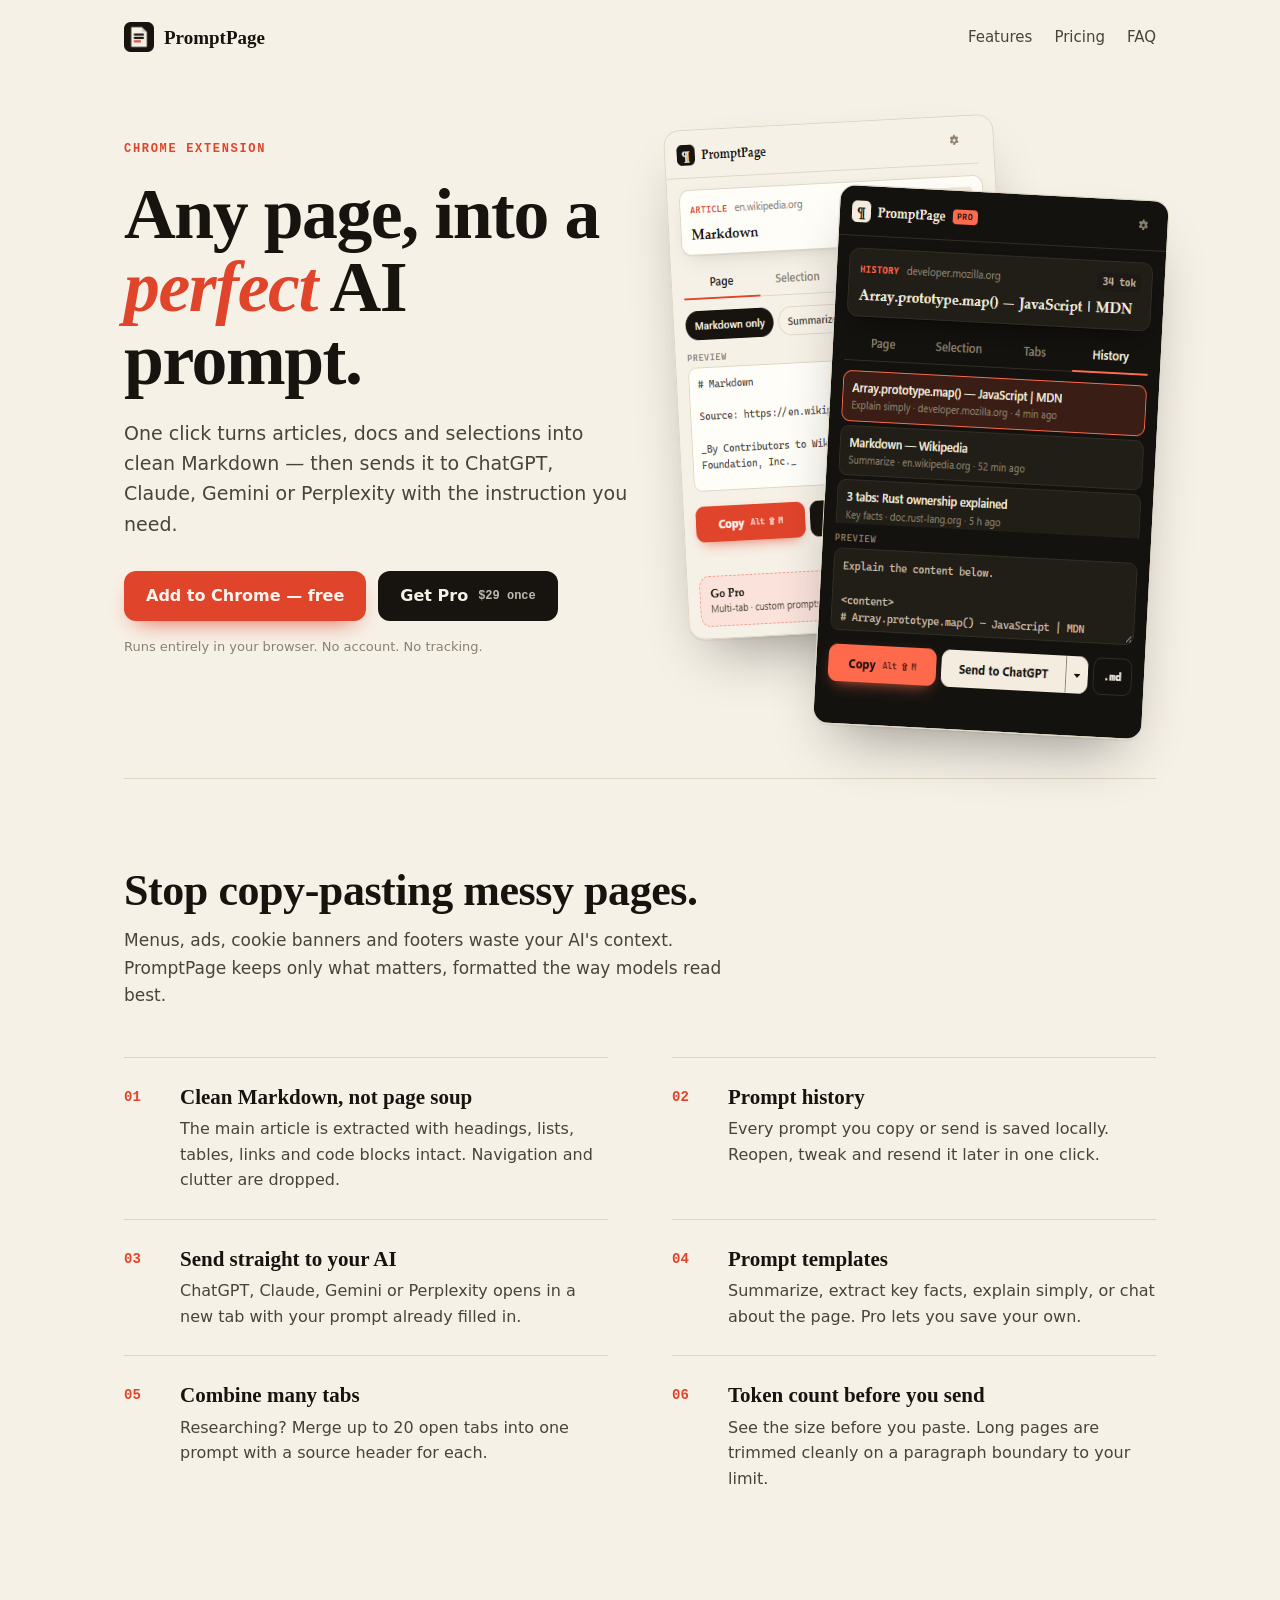
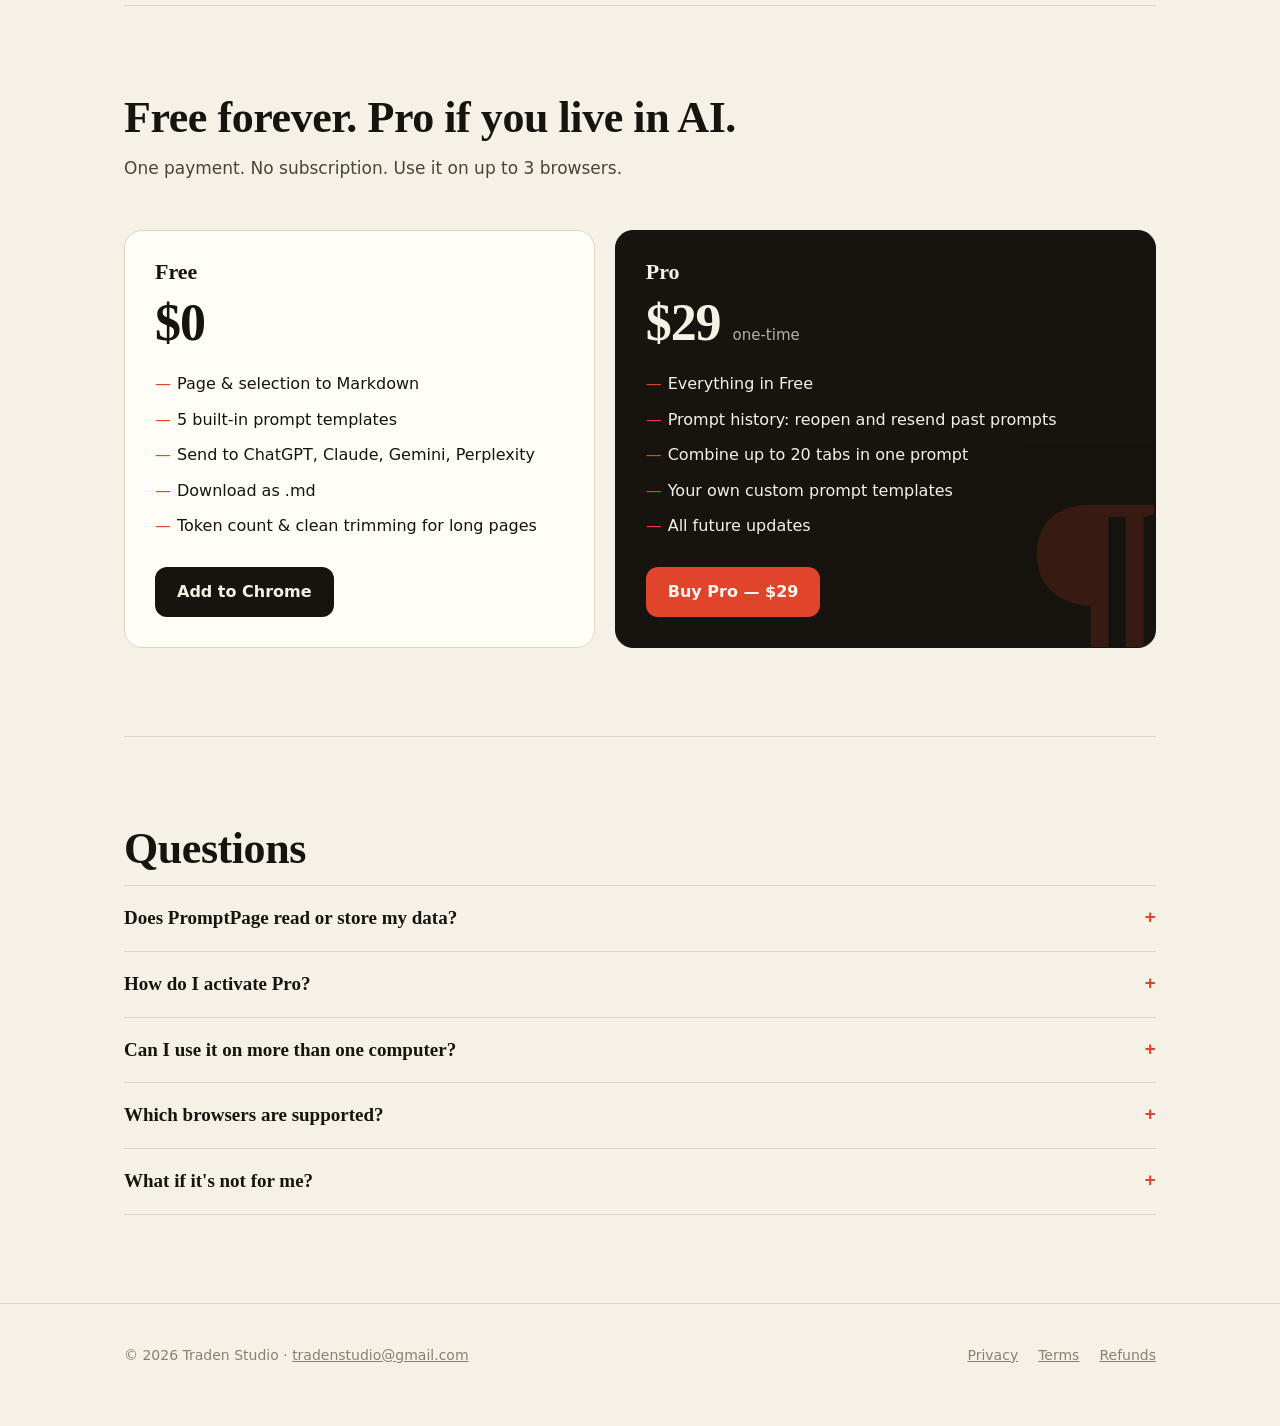
<file: index.html>
<!doctype html>
<html lang="en">
<head>
  <meta charset="utf-8" />
  <meta name="viewport" content="width=device-width, initial-scale=1" />
  <meta name="color-scheme" content="light dark" />
  <title>PromptPage — Any page to a perfect AI prompt</title>
  <meta name="description" content="Chrome extension that turns any web page or selection into clean Markdown and ready-to-send prompts for ChatGPT, Claude, Gemini and Perplexity." />
  <link rel="icon" href="img/icon.png" />
  <link rel="stylesheet" href="style.css" />
</head>
<body>
  <div class="wrap">
    <header class="nav">
      <a class="brand" href="./"><img src="img/icon.png" alt="" width="30" height="30" />PromptPage</a>
      <nav class="nav-links" aria-label="Main">
        <a href="#features">Features</a>
        <a href="#pricing">Pricing</a>
        <a href="#faq">FAQ</a>
      </nav>
    </header>

    <main>
      <section class="hero" aria-labelledby="hero-title">
        <div>
          <span class="eyebrow">Chrome extension</span>
          <h1 id="hero-title">Any page, into a <em>perfect</em> AI prompt.</h1>
          <p class="lead">One click turns articles, docs and selections into clean Markdown — then sends it to ChatGPT, Claude, Gemini or Perplexity with the instruction you need.</p>
          <div class="cta">
            <a class="btn btn-primary" href="https://chromewebstore.google.com/detail/ofcmedgjfblaailbdbaecojffeefeoff">Add to Chrome — free</a>
            <a class="btn btn-dark" href="#pricing">Get Pro <small>$29 once</small></a>
          </div>
          <p class="fine">Runs entirely in your browser. No account. No tracking.</p>
        </div>
        <div class="stage" aria-hidden="true">
          <img class="shot shot-a" src="img/popup-article.png" alt="" width="400" height="510" />
          <img class="shot shot-b" src="img/popup-history.png" alt="" width="400" height="540" />
        </div>
      </section>

      <section class="band" id="features" aria-labelledby="features-title">
        <h2 class="section" id="features-title">Stop copy-pasting messy pages.</h2>
        <p class="section-lead">Menus, ads, cookie banners and footers waste your AI's context. PromptPage keeps only what matters, formatted the way models read best.</p>
        <ol class="steps">
          <li><div><h3>Clean Markdown, not page soup</h3><p>The main article is extracted with headings, lists, tables, links and code blocks intact. Navigation and clutter are dropped.</p></div></li>
          <li><div><h3>Prompt history</h3><p>Every prompt you copy or send is saved locally. Reopen, tweak and resend it later in one click.</p></div></li>
          <li><div><h3>Send straight to your AI</h3><p>ChatGPT, Claude, Gemini or Perplexity opens in a new tab with your prompt already filled in.</p></div></li>
          <li><div><h3>Prompt templates</h3><p>Summarize, extract key facts, explain simply, or chat about the page. Pro lets you save your own.</p></div></li>
          <li><div><h3>Combine many tabs</h3><p>Researching? Merge up to 20 open tabs into one prompt with a source header for each.</p></div></li>
          <li><div><h3>Token count before you send</h3><p>See the size before you paste. Long pages are trimmed cleanly on a paragraph boundary to your limit.</p></div></li>
        </ol>
      </section>

      <section class="band" id="pricing" aria-labelledby="pricing-title">
        <h2 class="section" id="pricing-title">Free forever. Pro if you live in AI.</h2>
        <p class="section-lead">One payment. No subscription. Use it on up to 3 browsers.</p>
        <div class="pricing">
          <div class="plan">
            <h3>Free</h3>
            <div class="price">$0</div>
            <ul>
              <li>Page &amp; selection to Markdown</li>
              <li>5 built-in prompt templates</li>
              <li>Send to ChatGPT, Claude, Gemini, Perplexity</li>
              <li>Download as .md</li>
              <li>Token count &amp; clean trimming for long pages</li>
            </ul>
            <a class="btn btn-dark" href="https://chromewebstore.google.com/detail/ofcmedgjfblaailbdbaecojffeefeoff">Add to Chrome</a>
          </div>
          <div class="plan pro">
            <h3>Pro</h3>
            <div class="price">$29 <small>one-time</small></div>
            <ul>
              <li>Everything in Free</li>
              <li>Prompt history: reopen and resend past prompts</li>
              <li>Combine up to 20 tabs in one prompt</li>
              <li>Your own custom prompt templates</li>
              <li>All future updates</li>
            </ul>
            <a class="btn btn-primary" href="https://buy.polar.sh/polar_cl_bDdGOoIZVV2AM3ARBBVZTVU8bmjyTRVB1D4Il4blD40">Buy Pro — $29</a>
          </div>
        </div>
      </section>

      <section class="band faq" id="faq" aria-labelledby="faq-title">
        <h2 class="section" id="faq-title">Questions</h2>
        <details><summary>Does PromptPage read or store my data?</summary><p>No. Pages are converted inside your browser. Nothing is sent to us — we have no servers. The only network request is validating your Pro license key with our payment provider.</p></details>
        <details><summary>How do I activate Pro?</summary><p>After checkout you receive a license key by email. Open PromptPage's settings, paste the key, click Activate. Done.</p></details>
        <details><summary>Can I use it on more than one computer?</summary><p>Yes, one license works on up to 3 browsers. You can move it from the settings page at any time.</p></details>
        <details><summary>Which browsers are supported?</summary><p>Chrome, Edge, Brave, Arc, Opera and other Chromium browsers (version 116 or newer).</p></details>
        <details><summary>What if it's not for me?</summary><p>Request a refund within 14 days of purchase, no questions asked. See the <a href="refund.html">refund policy</a>.</p></details>
      </section>
    </main>
  </div>

  <footer>
    <div class="wrap">
      <span>© 2026 Traden Studio · <a href="mailto:tradenstudio@gmail.com">tradenstudio@gmail.com</a></span>
      <nav aria-label="Legal">
        <a href="privacy.html">Privacy</a>
        <a href="terms.html">Terms</a>
        <a href="refund.html">Refunds</a>
      </nav>
    </div>
  </footer>
</body>
</html>
</file>
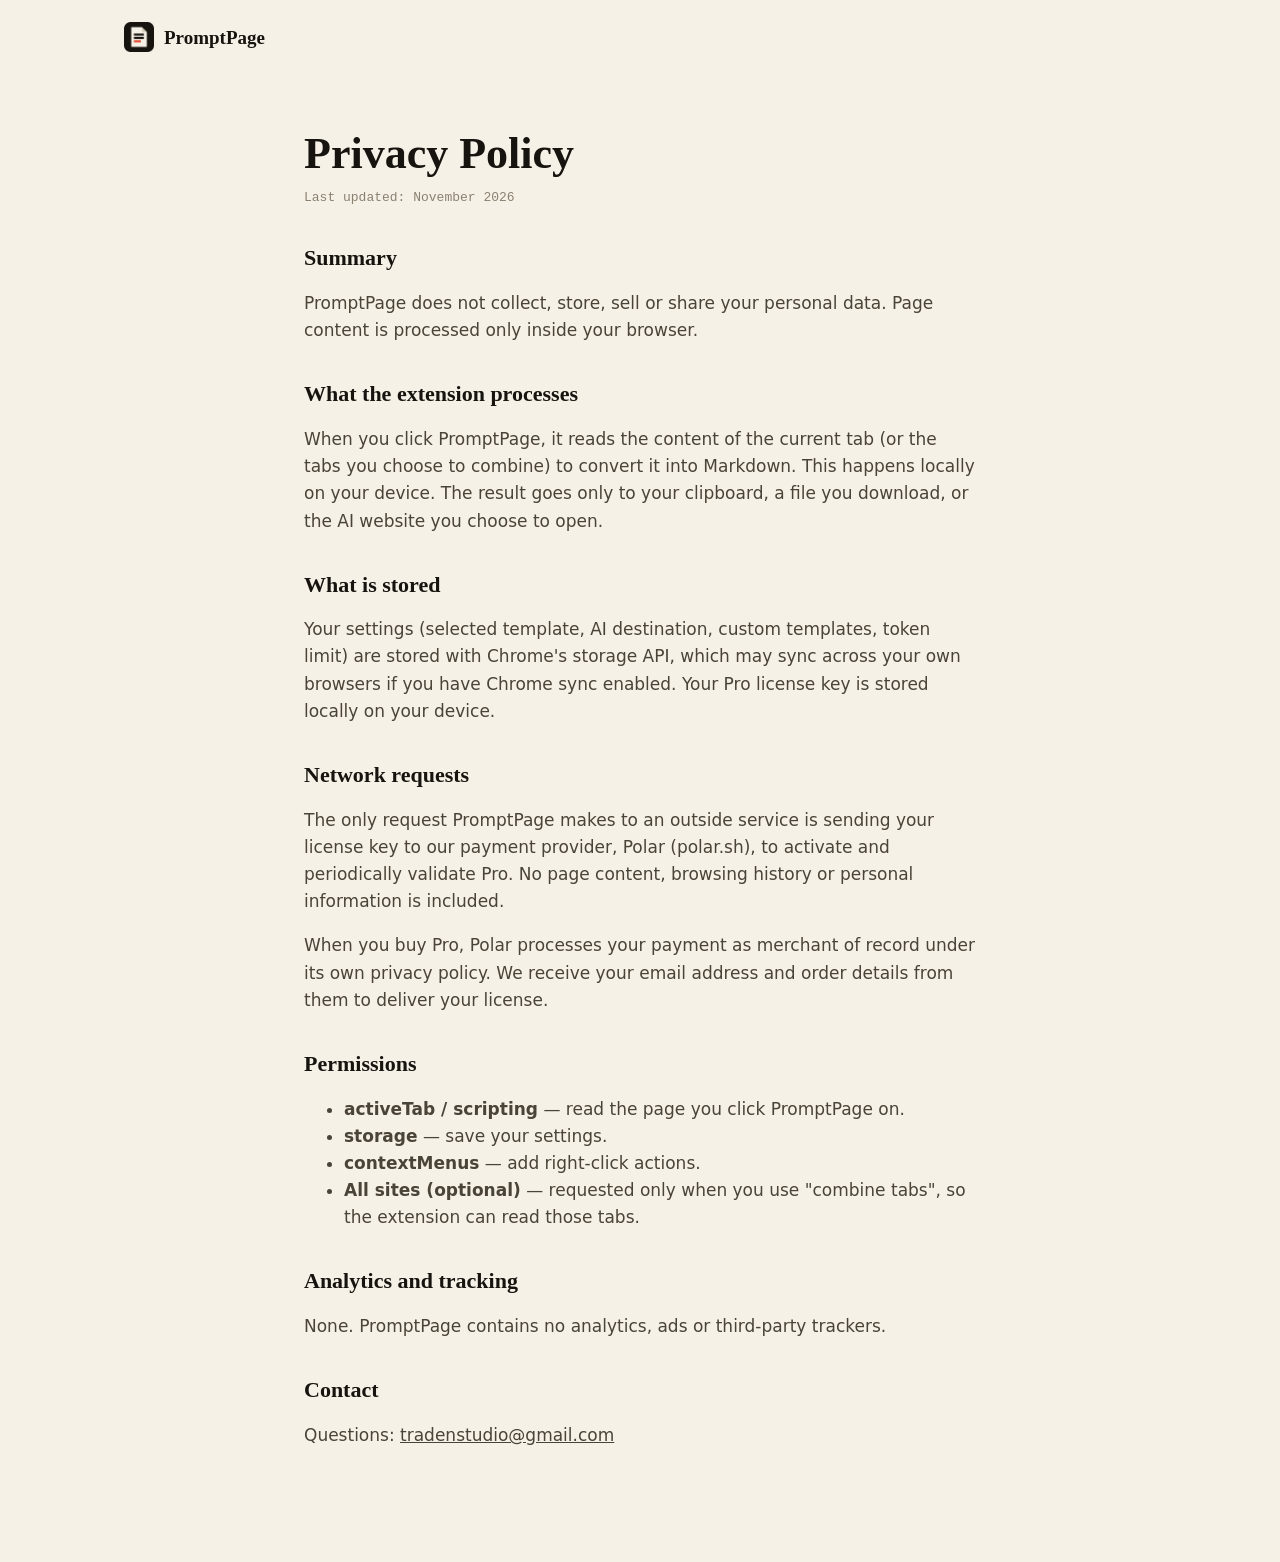
<file: privacy.html>
<!doctype html>
<html lang="en">
<head>
  <meta charset="utf-8" />
  <meta name="viewport" content="width=device-width, initial-scale=1" />
  <meta name="color-scheme" content="light dark" />
  <title>Privacy Policy — PromptPage</title>
  <link rel="icon" href="img/icon.png" />
  <link rel="stylesheet" href="style.css" />
</head>
<body>
  <div class="wrap"><header class="nav"><a class="brand" href="./"><img src="img/icon.png" alt="" width="30" height="30" />PromptPage</a></header></div>
  <main class="legal">
    <h1>Privacy Policy</h1>
    <p class="updated">Last updated: November 2026</p>

    <h2>Summary</h2>
    <p>PromptPage does not collect, store, sell or share your personal data. Page content is processed only inside your browser.</p>

    <h2>What the extension processes</h2>
    <p>When you click PromptPage, it reads the content of the current tab (or the tabs you choose to combine) to convert it into Markdown. This happens locally on your device. The result goes only to your clipboard, a file you download, or the AI website you choose to open.</p>

    <h2>What is stored</h2>
    <p>Your settings (selected template, AI destination, custom templates, token limit) are stored with Chrome's storage API, which may sync across your own browsers if you have Chrome sync enabled. Your Pro license key is stored locally on your device.</p>

    <h2>Network requests</h2>
    <p>The only request PromptPage makes to an outside service is sending your license key to our payment provider, Polar (polar.sh), to activate and periodically validate Pro. No page content, browsing history or personal information is included.</p>
    <p>When you buy Pro, Polar processes your payment as merchant of record under its own privacy policy. We receive your email address and order details from them to deliver your license.</p>

    <h2>Permissions</h2>
    <ul>
      <li><strong>activeTab / scripting</strong> — read the page you click PromptPage on.</li>
      <li><strong>storage</strong> — save your settings.</li>
      <li><strong>contextMenus</strong> — add right-click actions.</li>
      <li><strong>All sites (optional)</strong> — requested only when you use "combine tabs", so the extension can read those tabs.</li>
    </ul>

    <h2>Analytics and tracking</h2>
    <p>None. PromptPage contains no analytics, ads or third-party trackers.</p>

    <h2>Contact</h2>
    <p>Questions: <a href="mailto:tradenstudio@gmail.com">tradenstudio@gmail.com</a></p>
  </main>
</body>
</html>
</file>
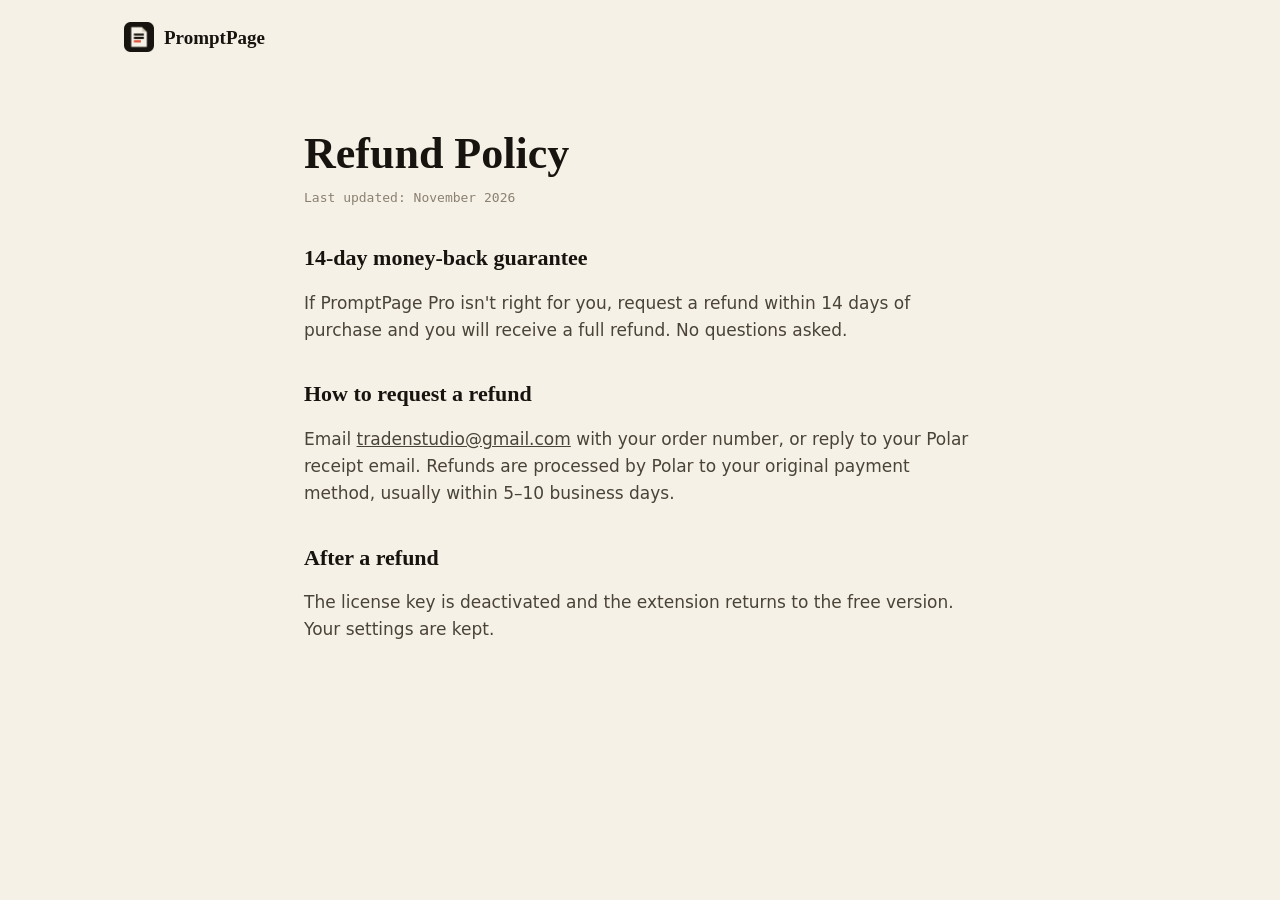
<file: refund.html>
<!doctype html>
<html lang="en">
<head>
  <meta charset="utf-8" />
  <meta name="viewport" content="width=device-width, initial-scale=1" />
  <meta name="color-scheme" content="light dark" />
  <title>Refund Policy — PromptPage</title>
  <link rel="icon" href="img/icon.png" />
  <link rel="stylesheet" href="style.css" />
</head>
<body>
  <div class="wrap"><header class="nav"><a class="brand" href="./"><img src="img/icon.png" alt="" width="30" height="30" />PromptPage</a></header></div>
  <main class="legal">
    <h1>Refund Policy</h1>
    <p class="updated">Last updated: November 2026</p>

    <h2>14-day money-back guarantee</h2>
    <p>If PromptPage Pro isn't right for you, request a refund within 14 days of purchase and you will receive a full refund. No questions asked.</p>

    <h2>How to request a refund</h2>
    <p>Email <a href="mailto:tradenstudio@gmail.com">tradenstudio@gmail.com</a> with your order number, or reply to your Polar receipt email. Refunds are processed by Polar to your original payment method, usually within 5–10 business days.</p>

    <h2>After a refund</h2>
    <p>The license key is deactivated and the extension returns to the free version. Your settings are kept.</p>
  </main>
</body>
</html>
</file>
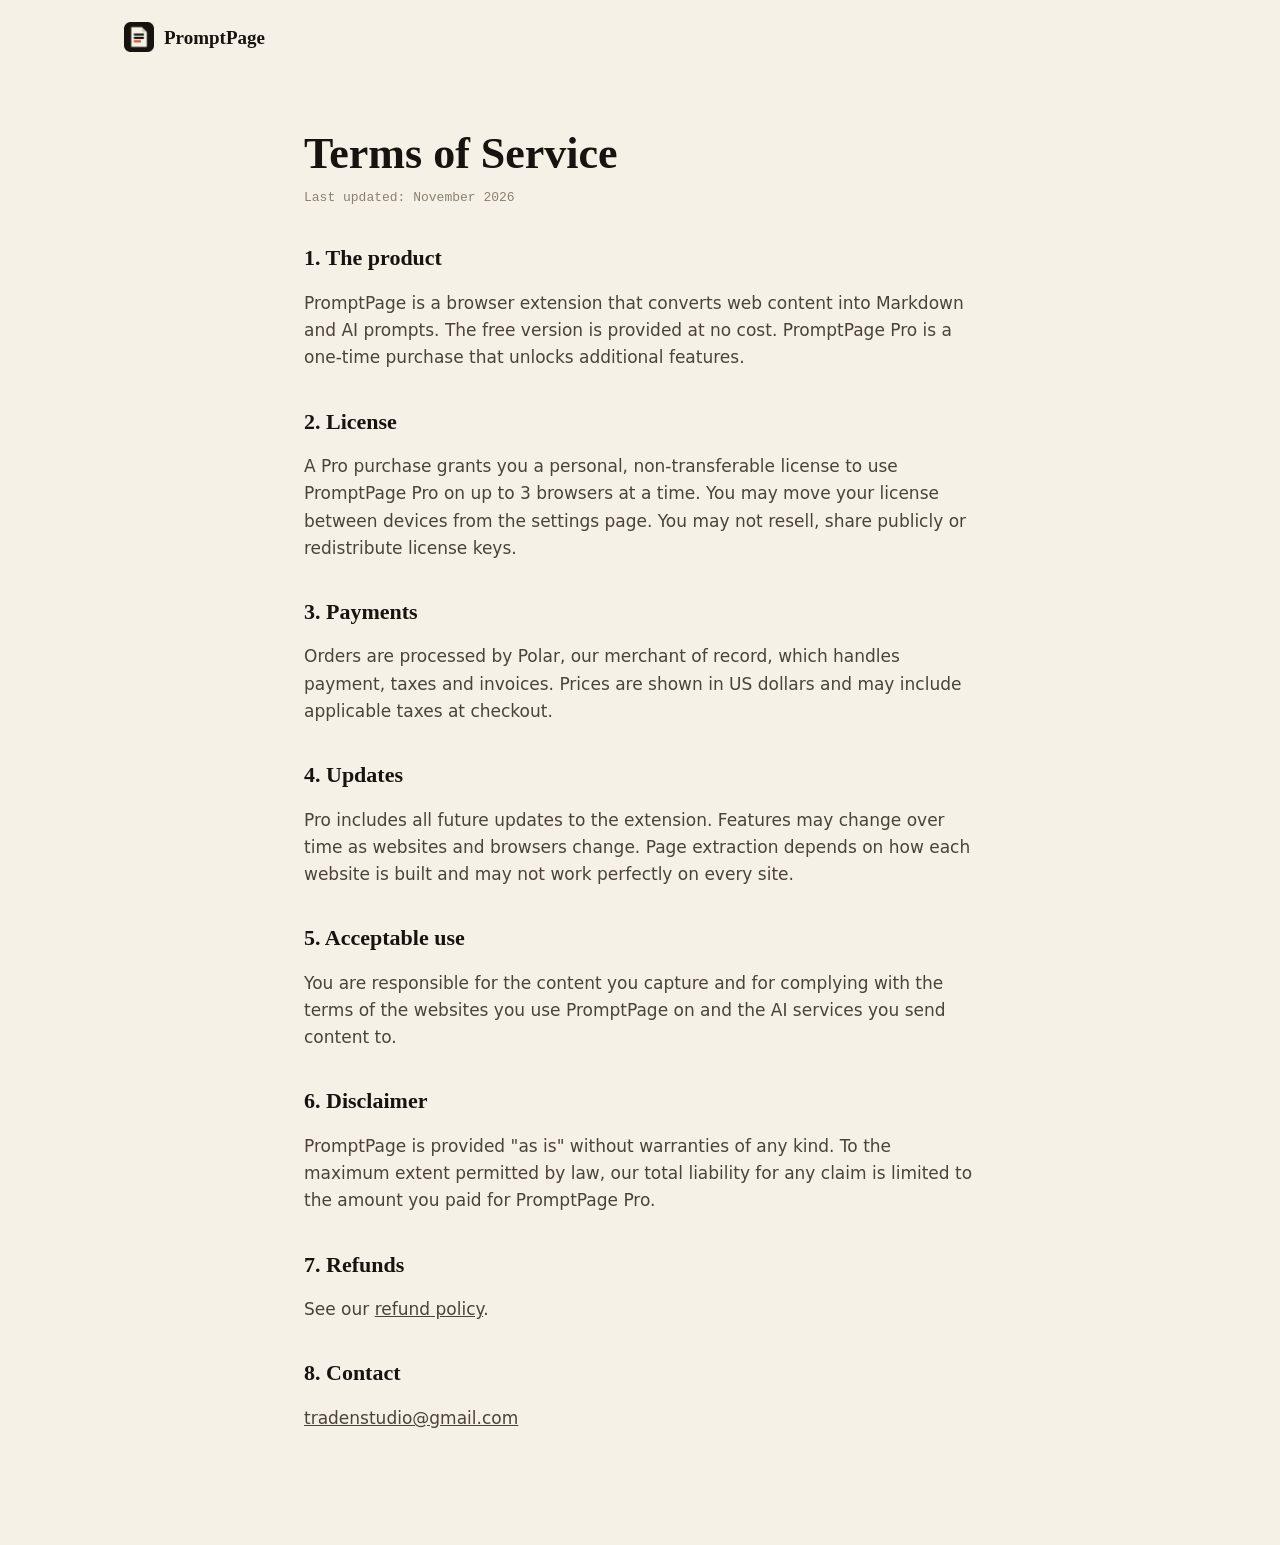
<file: terms.html>
<!doctype html>
<html lang="en">
<head>
  <meta charset="utf-8" />
  <meta name="viewport" content="width=device-width, initial-scale=1" />
  <meta name="color-scheme" content="light dark" />
  <title>Terms of Service — PromptPage</title>
  <link rel="icon" href="img/icon.png" />
  <link rel="stylesheet" href="style.css" />
</head>
<body>
  <div class="wrap"><header class="nav"><a class="brand" href="./"><img src="img/icon.png" alt="" width="30" height="30" />PromptPage</a></header></div>
  <main class="legal">
    <h1>Terms of Service</h1>
    <p class="updated">Last updated: November 2026</p>

    <h2>1. The product</h2>
    <p>PromptPage is a browser extension that converts web content into Markdown and AI prompts. The free version is provided at no cost. PromptPage Pro is a one-time purchase that unlocks additional features.</p>

    <h2>2. License</h2>
    <p>A Pro purchase grants you a personal, non-transferable license to use PromptPage Pro on up to 3 browsers at a time. You may move your license between devices from the settings page. You may not resell, share publicly or redistribute license keys.</p>

    <h2>3. Payments</h2>
    <p>Orders are processed by Polar, our merchant of record, which handles payment, taxes and invoices. Prices are shown in US dollars and may include applicable taxes at checkout.</p>

    <h2>4. Updates</h2>
    <p>Pro includes all future updates to the extension. Features may change over time as websites and browsers change. Page extraction depends on how each website is built and may not work perfectly on every site.</p>

    <h2>5. Acceptable use</h2>
    <p>You are responsible for the content you capture and for complying with the terms of the websites you use PromptPage on and the AI services you send content to.</p>

    <h2>6. Disclaimer</h2>
    <p>PromptPage is provided "as is" without warranties of any kind. To the maximum extent permitted by law, our total liability for any claim is limited to the amount you paid for PromptPage Pro.</p>

    <h2>7. Refunds</h2>
    <p>See our <a href="refund.html">refund policy</a>.</p>

    <h2>8. Contact</h2>
    <p><a href="mailto:tradenstudio@gmail.com">tradenstudio@gmail.com</a></p>
  </main>
</body>
</html>
</file>
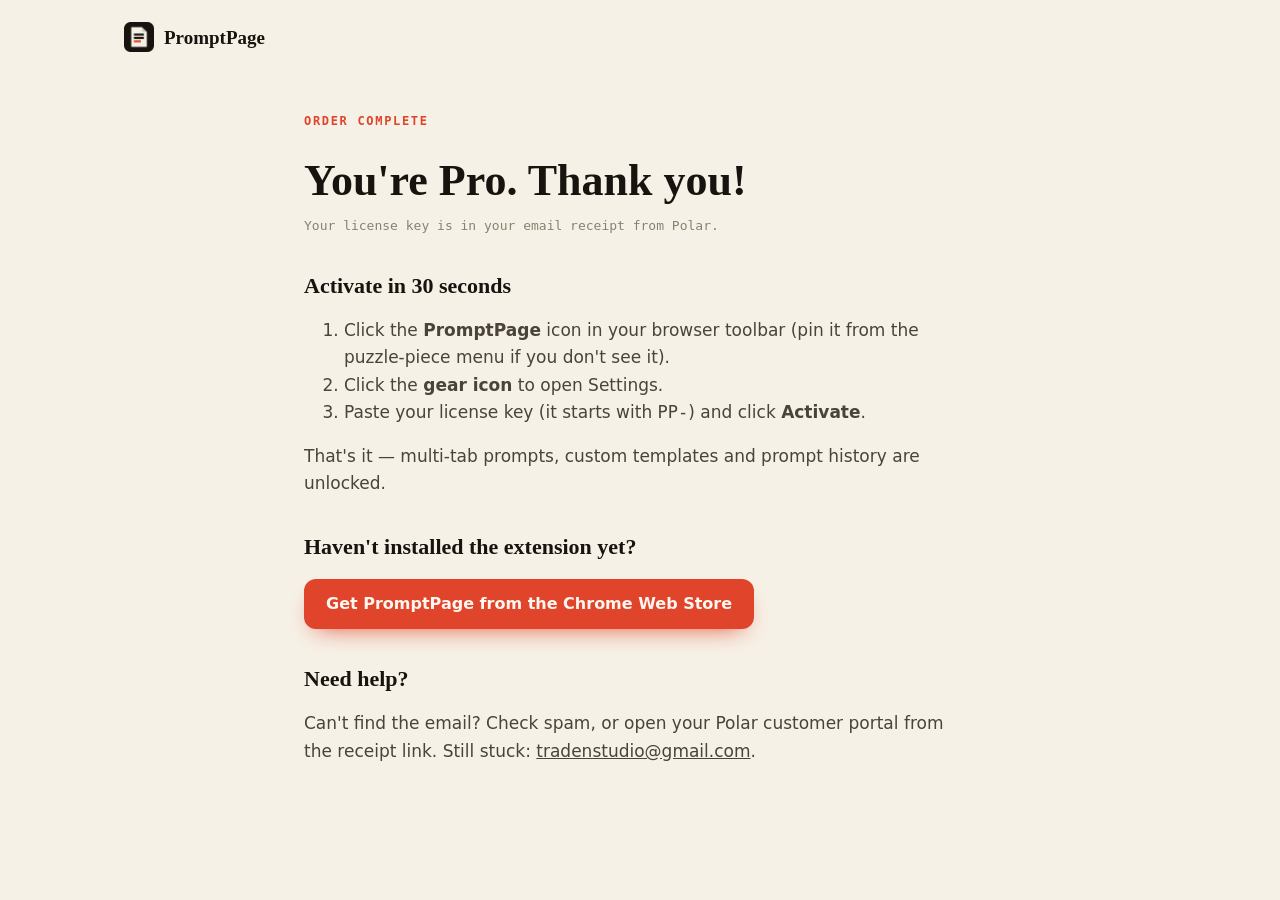
<file: thanks.html>
<!doctype html>
<html lang="en">
<head>
  <meta charset="utf-8" />
  <meta name="viewport" content="width=device-width, initial-scale=1" />
  <meta name="color-scheme" content="light dark" />
  <meta name="robots" content="noindex" />
  <title>Thank you — PromptPage Pro</title>
  <link rel="icon" href="img/icon.png" />
  <link rel="stylesheet" href="style.css" />
</head>
<body>
  <div class="wrap"><header class="nav"><a class="brand" href="./"><img src="img/icon.png" alt="" width="30" height="30" />PromptPage</a></header></div>
  <main class="legal">
    <span class="eyebrow">Order complete</span>
    <h1>You're Pro. Thank you!</h1>
    <p class="updated">Your license key is in your email receipt from Polar.</p>

    <h2>Activate in 30 seconds</h2>
    <ol>
      <li>Click the <strong>PromptPage</strong> icon in your browser toolbar (pin it from the puzzle-piece menu if you don't see it).</li>
      <li>Click the <strong>gear icon</strong> to open Settings.</li>
      <li>Paste your license key (it starts with <code>PP-</code>) and click <strong>Activate</strong>.</li>
    </ol>
    <p>That's it — multi-tab prompts, custom templates and prompt history are unlocked.</p>

    <h2>Haven't installed the extension yet?</h2>
    <p><a class="btn btn-primary" href="https://chromewebstore.google.com/detail/ofcmedgjfblaailbdbaecojffeefeoff">Get PromptPage from the Chrome Web Store</a></p>

    <h2>Need help?</h2>
    <p>Can't find the email? Check spam, or open your Polar customer portal from the receipt link. Still stuck: <a href="mailto:tradenstudio@gmail.com">tradenstudio@gmail.com</a>.</p>
  </main>
</body>
</html>
</file>
<file: style.css>
:root {
  --paper: #f6f1e7;
  --paper-2: #efe7d8;
  --card: #fffdf8;
  --ink: #17140f;
  --ink-2: #4a4337;
  --ink-3: #8a8070;
  --rule: #dfd5c3;
  --accent: #e0452b;
  --accent-ink: #fff6f0;
  --accent-soft: #fbe3dc;

  --serif: "Iowan Old Style", "Palatino Linotype", Palatino, Georgia, ui-serif, serif;
  --sans: ui-sans-serif, "Segoe UI Variable Text", "Segoe UI", system-ui, -apple-system, sans-serif;
  --mono: ui-monospace, "Cascadia Code", "SF Mono", Consolas, monospace;
  --ease: cubic-bezier(0.16, 1, 0.3, 1);
  --wrap: 1080px;
}

@media (prefers-color-scheme: dark) {
  :root {
    --paper: #14120e;
    --paper-2: #1d1a15;
    --card: #211d17;
    --ink: #f3ecdf;
    --ink-2: #c9bfad;
    --ink-3: #8b8170;
    --rule: #332d24;
    --accent: #ff6a4d;
    --accent-ink: #1a0b06;
    --accent-soft: #3a1d15;
  }
}

* { box-sizing: border-box; }
html { -webkit-text-size-adjust: 100%; }
body {
  margin: 0; background: var(--paper); color: var(--ink);
  font: 17px/1.6 var(--sans); -webkit-font-smoothing: antialiased;
}
img { max-width: 100%; display: block; }
a { color: inherit; }
:focus-visible { outline: 2px solid var(--accent); outline-offset: 3px; border-radius: 6px; }

.wrap { max-width: var(--wrap); margin: 0 auto; padding: 0 24px; }

/* nav */
.nav { display: flex; align-items: center; justify-content: space-between; padding: 22px 0; }
.brand { display: flex; align-items: center; gap: 10px; text-decoration: none; font: 600 19px/1 var(--serif); }
.brand img { width: 30px; height: 30px; }
.nav-links { display: flex; gap: 22px; font-size: 15px; }
.nav-links a { text-decoration: none; color: var(--ink-2); }
.nav-links a:hover { color: var(--ink); }

/* buttons */
.btn {
  display: inline-flex; align-items: center; gap: 10px; height: 50px; padding: 0 22px;
  border-radius: 12px; font-weight: 650; font-size: 16px; text-decoration: none;
  transition: transform 160ms var(--ease), box-shadow 160ms var(--ease), background 160ms var(--ease);
}
.btn:hover { transform: translateY(-2px); }
.btn:active { transform: translateY(0) scale(0.99); }
.btn-primary { background: var(--accent); color: var(--accent-ink); box-shadow: 0 10px 24px -12px var(--accent); }
.btn-dark { background: var(--ink); color: var(--paper); }
.btn small { font: 600 12px/1 var(--mono); opacity: 0.75; }

/* hero */
.hero { display: grid; grid-template-columns: 1.05fr 1fr; gap: 48px; align-items: center; padding: 48px 0 96px; }
.eyebrow { font: 700 12px/1 var(--mono); letter-spacing: 0.14em; text-transform: uppercase; color: var(--accent); }
.hero h1 {
  margin: 18px 0 20px; font: 600 clamp(42px, 5.6vw, 72px)/1.02 var(--serif); letter-spacing: -0.02em;
}
.hero h1 em { font-style: italic; color: var(--accent); }
.hero p.lead { margin: 0 0 32px; max-width: 30em; font-size: 19px; color: var(--ink-2); }
.cta { display: flex; flex-wrap: wrap; gap: 12px; }
.fine { margin-top: 16px; font-size: 13px; color: var(--ink-3); }

.stage { position: relative; height: 560px; }
.shot {
  position: absolute; width: 330px; border-radius: 16px; border: 1px solid var(--rule);
  box-shadow: 0 30px 60px -24px rgba(23, 20, 15, 0.45), 0 2px 0 rgba(23, 20, 15, 0.04);
  transition: transform 500ms var(--ease);
}
.shot-a { left: 0; top: 0; transform: rotate(-3deg); z-index: 1; }
.shot-b { right: 0; top: 70px; transform: rotate(3deg); z-index: 2; }
.stage:hover .shot-a { transform: rotate(-5deg) translateX(-10px); }
.stage:hover .shot-b { transform: rotate(5deg) translateX(10px); }

/* sections */
section.band { padding: 88px 0; border-top: 1px solid var(--rule); }
h2.section { font: 600 clamp(30px, 3.6vw, 44px)/1.1 var(--serif); letter-spacing: -0.01em; margin: 0 0 12px; }
.section-lead { color: var(--ink-2); margin: 0 0 48px; max-width: 36em; }

/* numbered features: editorial list, not a card grid */
.steps { list-style: none; margin: 0; padding: 0; display: grid; grid-template-columns: repeat(2, 1fr); gap: 0 64px; counter-reset: s; }
.steps li { counter-increment: s; padding: 26px 0; border-top: 1px solid var(--rule); display: grid; grid-template-columns: 56px 1fr; }
.steps li::before { content: counter(s, decimal-leading-zero); font: 600 14px/1.9 var(--mono); color: var(--accent); }
.steps h3 { margin: 0 0 6px; font: 600 21px/1.25 var(--serif); }
.steps p { margin: 0; color: var(--ink-2); font-size: 16px; }

/* pricing */
.pricing { display: grid; grid-template-columns: 1fr 1.15fr; gap: 20px; align-items: stretch; }
.plan { border: 1px solid var(--rule); border-radius: 18px; padding: 30px; background: var(--card); }
.plan.pro { background: var(--ink); color: var(--paper); border-color: var(--ink); position: relative; overflow: hidden; }
.plan.pro::after {
  content: "¶"; position: absolute; right: -10px; bottom: -70px; font: 700 260px/1 var(--serif);
  color: var(--accent); opacity: 0.16; pointer-events: none;
}
.plan h3 { margin: 0; font: 600 22px/1 var(--serif); }
.price { margin: 14px 0 4px; font: 600 52px/1 var(--serif); letter-spacing: -0.02em; }
.price small { font: 500 15px/1 var(--sans); opacity: 0.7; letter-spacing: 0; }
.plan ul { list-style: none; padding: 0; margin: 22px 0 28px; display: grid; gap: 10px; }
.plan li { display: grid; grid-template-columns: 22px 1fr; font-size: 16px; }
.plan li::before { content: "—"; color: var(--accent); }
.plan.pro .btn-primary { box-shadow: none; }

/* faq */
.faq details { border-top: 1px solid var(--rule); padding: 20px 0; }
.faq details:last-child { border-bottom: 1px solid var(--rule); }
.faq summary { cursor: pointer; font: 600 19px/1.3 var(--serif); list-style: none; display: flex; justify-content: space-between; gap: 16px; }
.faq summary::after { content: "+"; font-family: var(--mono); color: var(--accent); transition: transform 200ms var(--ease); }
.faq details[open] summary::after { transform: rotate(45deg); }
.faq p { margin: 12px 0 0; color: var(--ink-2); max-width: 46em; }

/* footer */
footer { padding: 40px 0 60px; border-top: 1px solid var(--rule); color: var(--ink-3); font-size: 14px; }
footer .wrap { display: flex; flex-wrap: wrap; justify-content: space-between; gap: 16px; }
footer nav { display: flex; gap: 20px; }

/* legal pages */
.legal { max-width: 720px; padding: 32px 24px 96px; margin: 0 auto; }
.legal h1 { font: 600 44px/1.1 var(--serif); margin: 24px 0 8px; }
.legal .updated { color: var(--ink-3); font: 500 13px/1 var(--mono); margin-bottom: 40px; }
.legal h2 { font: 600 22px/1.3 var(--serif); margin: 36px 0 8px; }
.legal p, .legal li { color: var(--ink-2); }

@media (max-width: 860px) {
  .hero { grid-template-columns: 1fr; padding-bottom: 64px; }
  .stage { height: 470px; max-width: 520px; margin: 0 auto; width: 100%; }
  .shot { width: 62%; }
  .steps, .pricing { grid-template-columns: 1fr; }
  .nav-links { display: none; }
}

@media (prefers-reduced-motion: reduce) { * { transition: none !important; } }
</file>
